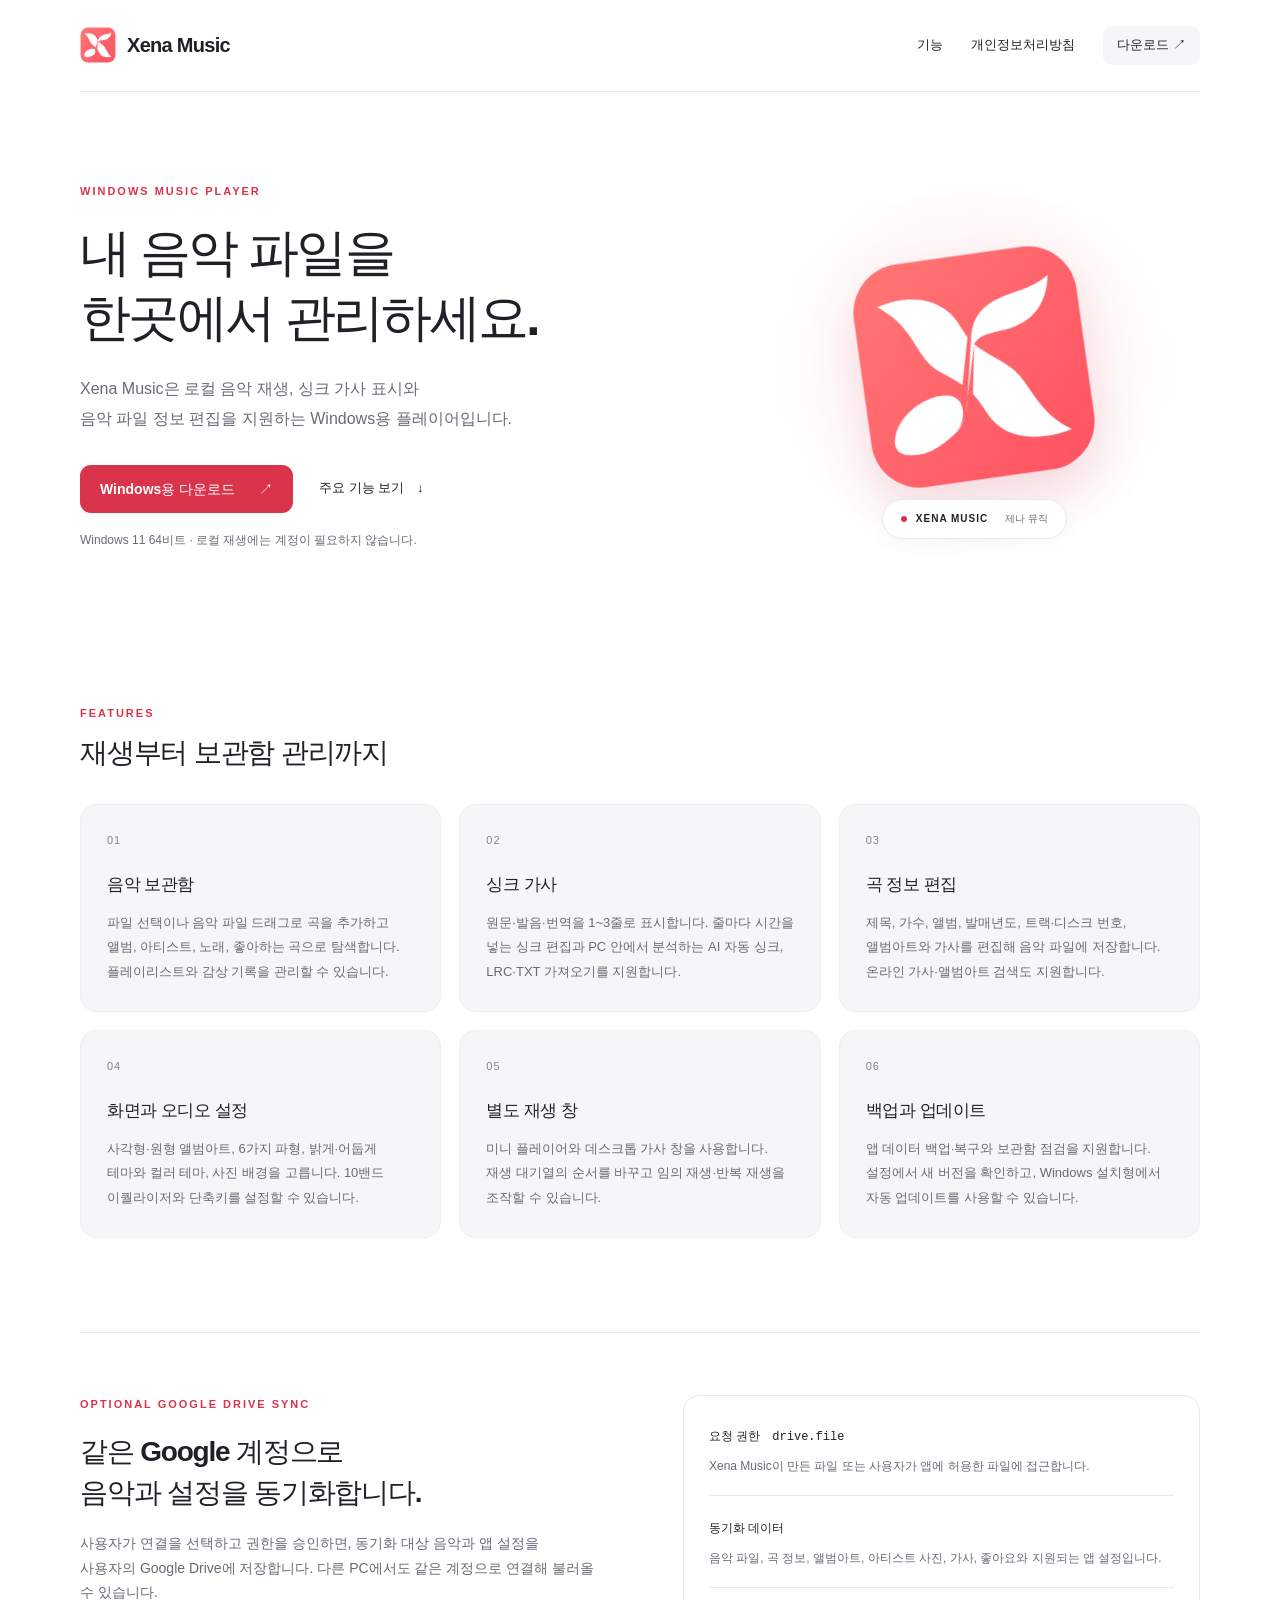
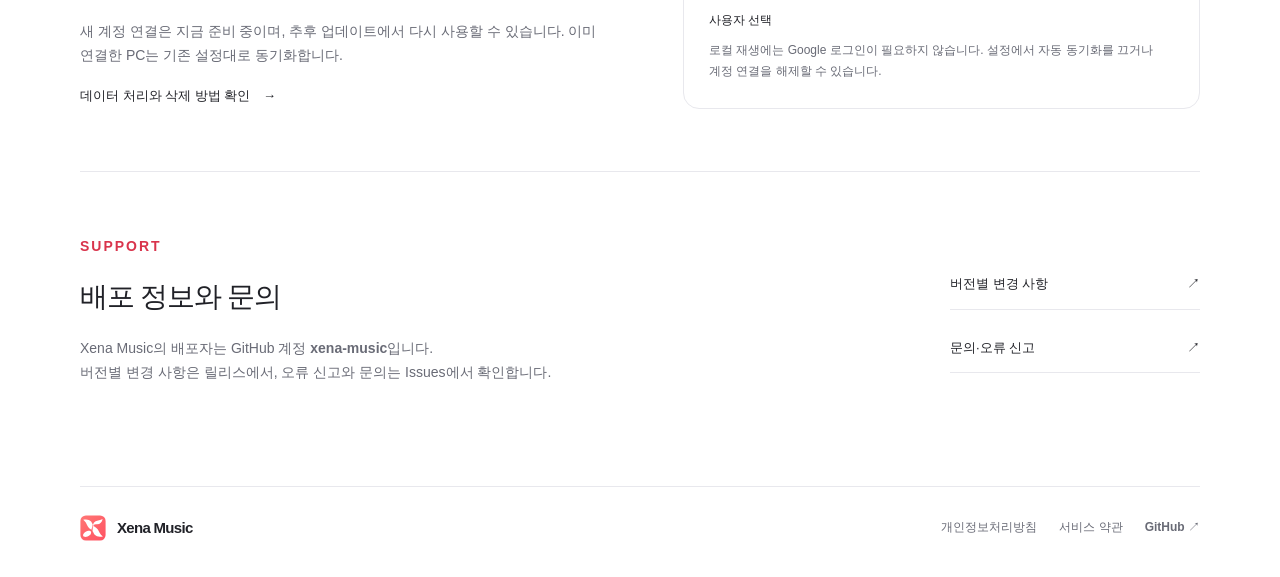
<file: docs/index.html>
<!doctype html>
<html lang="ko">
<head>
  <meta charset="utf-8">
  <meta name="google-site-verification" content="KdeYiuaH6aCSAp11akMHV8qHtTiS6BSlKR8DOmPYmtQ" />
  <meta name="viewport" content="width=device-width, initial-scale=1">
  <meta name="description" content="Xena Music은 PC에 있는 음악을 앨범아트와 싱크 가사로 즐기는 Windows용 음악 플레이어입니다. 보관함 관리, 원문·발음·번역 가사, 곡 정보 편집을 지원합니다.">
  <meta name="theme-color" content="#ff596b">
  <meta property="og:type" content="website">
  <meta property="og:title" content="Xena Music">
  <meta property="og:description" content="앨범아트와 가사로 즐기는 나만의 로컬 음악 플레이어">
  <meta property="og:url" content="https://xena-music.github.io/xena-music-releases/">
  <meta property="og:image" content="https://xena-music.github.io/xena-music-releases/assets/og.png">
  <meta property="og:image:width" content="1280">
  <meta property="og:image:height" content="640">
  <meta name="twitter:card" content="summary_large_image">
  <title>Xena Music — Windows 음악 플레이어</title>
  <link rel="icon" href="assets/logo.svg" type="image/svg+xml">
  <link rel="stylesheet" href="assets/site.css">
</head>
<body>
  <a class="skip-link" href="#main">본문으로 이동</a>
  <header class="site-header">
    <a class="brand" href="./"><img src="assets/logo.svg" width="36" height="36" alt=""><span>Xena Music</span></a>
    <nav aria-label="주요 메뉴"><a href="#features">기능</a><a href="privacy.html">개인정보처리방침</a><a class="nav-download" href="https://github.com/xena-music/xena-music-releases/releases/latest">다운로드 ↗</a></nav>
  </header>
  <main id="main">
    <section class="hero">
      <div class="hero-copy">
        <p class="kicker">WINDOWS MUSIC PLAYER</p>
        <h1>내 음악 파일을<br>한곳에서 관리하세요.</h1>
        <p class="hero-description">Xena Music은 로컬 음악 재생, 싱크 가사 표시와<br class="wide-only"> 음악 파일 정보 편집을 지원하는 Windows용 플레이어입니다.</p>
        <div class="hero-actions"><a class="button primary" href="https://github.com/xena-music/xena-music-releases/releases/latest">Windows용 다운로드 <span aria-hidden="true">↗</span></a><a class="text-link" href="#features">주요 기능 보기 <span aria-hidden="true">↓</span></a></div>
        <p class="hero-note">Windows 11 64비트 · 로컬 재생에는 계정이 필요하지 않습니다.</p>
      </div>
      <div class="hero-mark" aria-hidden="true"><div class="mark-disc"></div><img src="assets/logo.svg" width="232" height="232" alt=""><div class="mark-label"><span class="status-dot"></span>XENA MUSIC<span>제나 뮤직</span></div></div>
    </section>
    <section class="features section" id="features">
      <div class="section-title"><p class="kicker">FEATURES</p><h2>재생부터 보관함 관리까지</h2></div>
      <div class="feature-grid">
        <article class="feature-card"><span class="feature-number">01</span><h3>음악 보관함</h3><p>파일 선택이나 음악 파일 드래그로 곡을 추가하고 앨범, 아티스트, 노래, 좋아하는 곡으로 탐색합니다. 플레이리스트와 감상 기록을 관리할 수 있습니다.</p></article>
        <article class="feature-card"><span class="feature-number">02</span><h3>싱크 가사</h3><p>원문·발음·번역을 1~3줄로 표시합니다. 줄마다 시간을 넣는 싱크 편집과 PC 안에서 분석하는 AI 자동 싱크, LRC·TXT 가져오기를 지원합니다.</p></article>
        <article class="feature-card"><span class="feature-number">03</span><h3>곡 정보 편집</h3><p>제목, 가수, 앨범, 발매년도, 트랙·디스크 번호, 앨범아트와 가사를 편집해 음악 파일에 저장합니다. 온라인 가사·앨범아트 검색도 지원합니다.</p></article>
        <article class="feature-card"><span class="feature-number">04</span><h3>화면과 오디오 설정</h3><p>사각형·원형 앨범아트, 6가지 파형, 밝게·어둡게 테마와 컬러 테마, 사진 배경을 고릅니다. 10밴드 이퀄라이저와 단축키를 설정할 수 있습니다.</p></article>
        <article class="feature-card"><span class="feature-number">05</span><h3>별도 재생 창</h3><p>미니 플레이어와 데스크톱 가사 창을 사용합니다. 재생 대기열의 순서를 바꾸고 임의 재생·반복 재생을 조작할 수 있습니다.</p></article>
        <article class="feature-card"><span class="feature-number">06</span><h3>백업과 업데이트</h3><p>앱 데이터 백업·복구와 보관함 점검을 지원합니다. 설정에서 새 버전을 확인하고, Windows 설치형에서 자동 업데이트를 사용할 수 있습니다.</p></article>
      </div>
    </section>
    <section class="sync-section section" id="google-drive">
      <div><p class="kicker">OPTIONAL GOOGLE DRIVE SYNC</p><h2>같은 Google 계정으로<br>음악과 설정을 동기화합니다.</h2><p>사용자가 연결을 선택하고 권한을 승인하면, 동기화 대상 음악과 앱 설정을 사용자의 Google Drive에 저장합니다. 다른 PC에서도 같은 계정으로 연결해 불러올 수 있습니다.</p><p>새 계정 연결은 지금 준비 중이며, 추후 업데이트에서 다시 사용할 수 있습니다. 이미 연결한 PC는 기존 설정대로 동기화합니다.</p><a class="text-link" href="privacy.html">데이터 처리와 삭제 방법 확인 <span aria-hidden="true">→</span></a></div>
      <div class="sync-facts"><div><strong>요청 권한</strong><code>drive.file</code><p>Xena Music이 만든 파일 또는 사용자가 앱에 허용한 파일에 접근합니다.</p></div><div><strong>동기화 데이터</strong><p>음악 파일, 곡 정보, 앨범아트, 아티스트 사진, 가사, 좋아요와 지원되는 앱 설정입니다.</p></div><div><strong>사용자 선택</strong><p>로컬 재생에는 Google 로그인이 필요하지 않습니다. 설정에서 자동 동기화를 끄거나 계정 연결을 해제할 수 있습니다.</p></div></div>
    </section>
    <section class="support-section section"><div><p class="kicker">SUPPORT</p><h2>배포 정보와 문의</h2><p>Xena Music의 배포자는 GitHub 계정 <strong>xena-music</strong>입니다.<br>버전별 변경 사항은 릴리스에서, 오류 신고와 문의는 Issues에서 확인합니다.</p></div><div class="support-links"><a href="https://github.com/xena-music/xena-music-releases/releases">버전별 변경 사항 <span aria-hidden="true">↗</span></a><a href="https://github.com/xena-music/xena-music-releases/issues">문의·오류 신고 <span aria-hidden="true">↗</span></a></div></section>
  </main>
  <footer class="site-footer"><a class="brand" href="./"><img src="assets/logo.svg" width="26" height="26" alt=""><span>Xena Music</span></a><nav aria-label="정책"><a href="privacy.html">개인정보처리방침</a><a href="terms.html">서비스 약관</a><a href="https://github.com/xena-music/xena-music-releases">GitHub ↗</a></nav></footer>
</body>
</html>
</file>
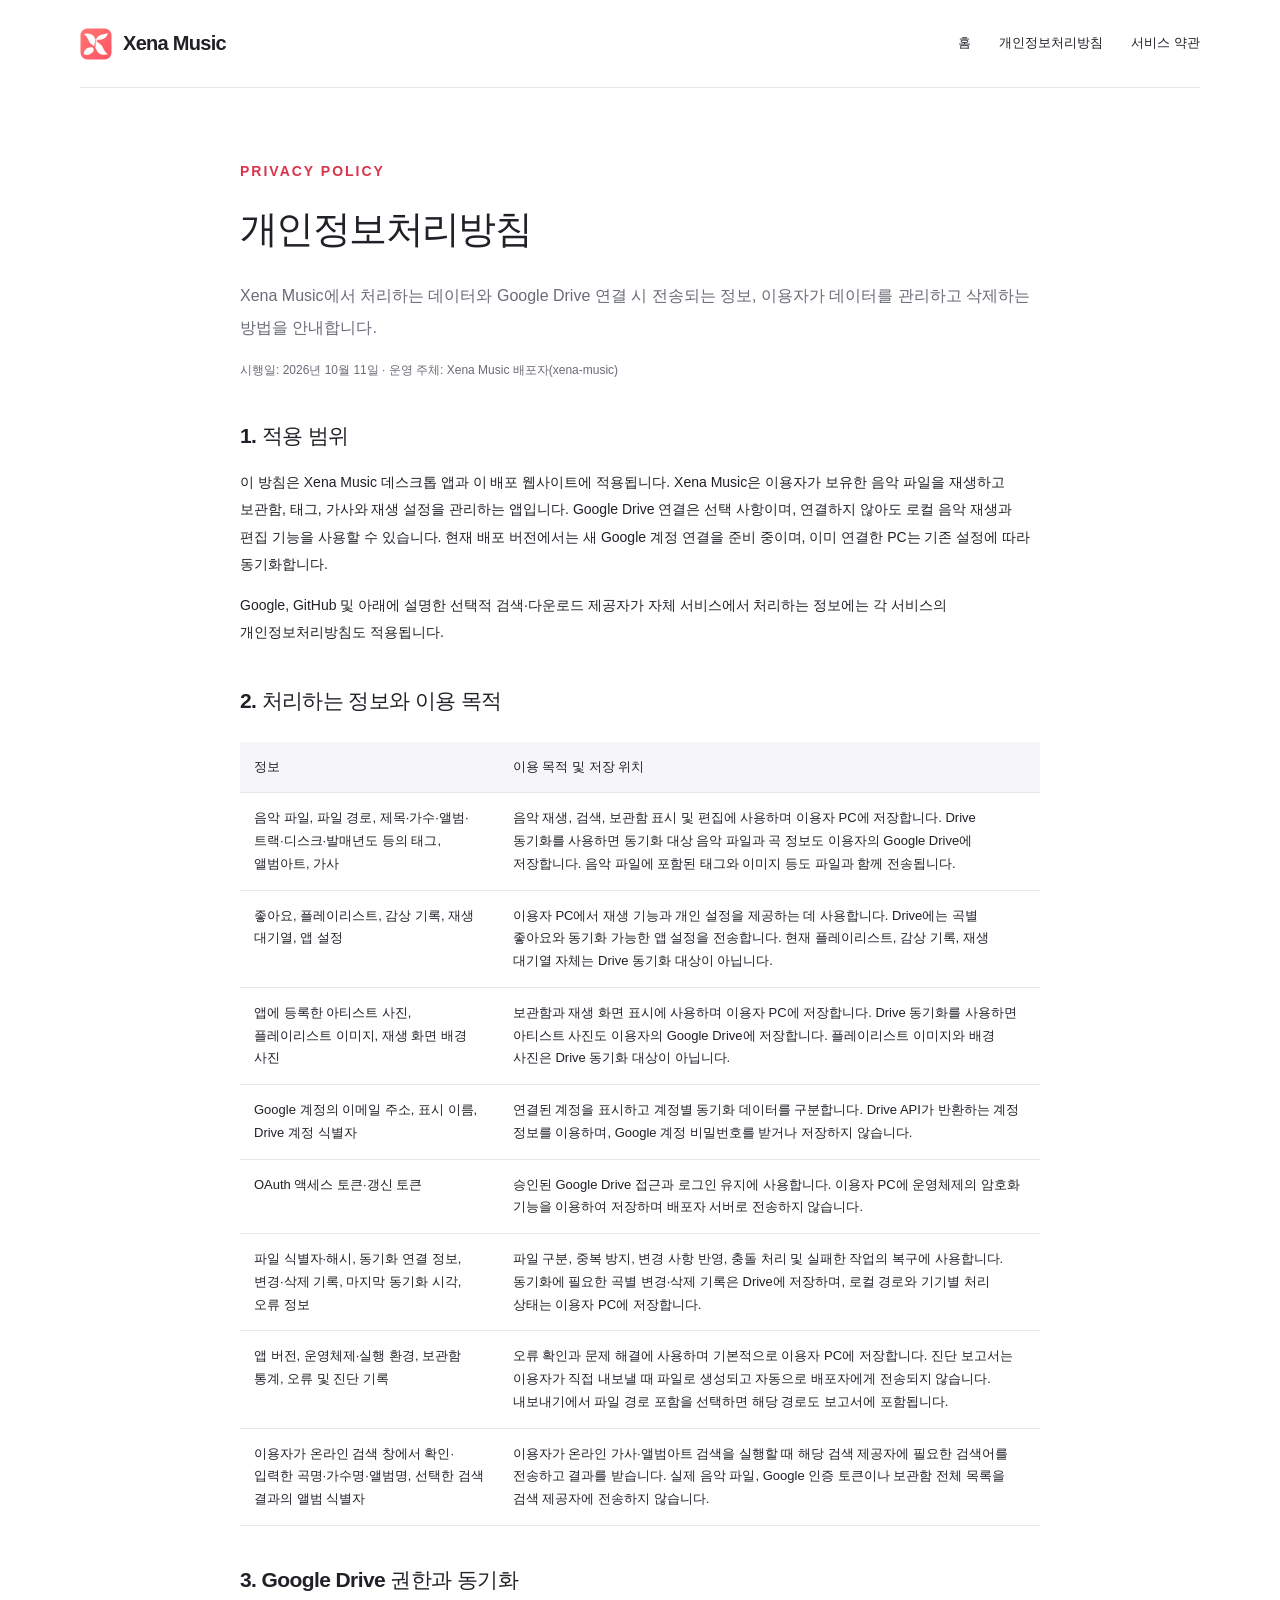
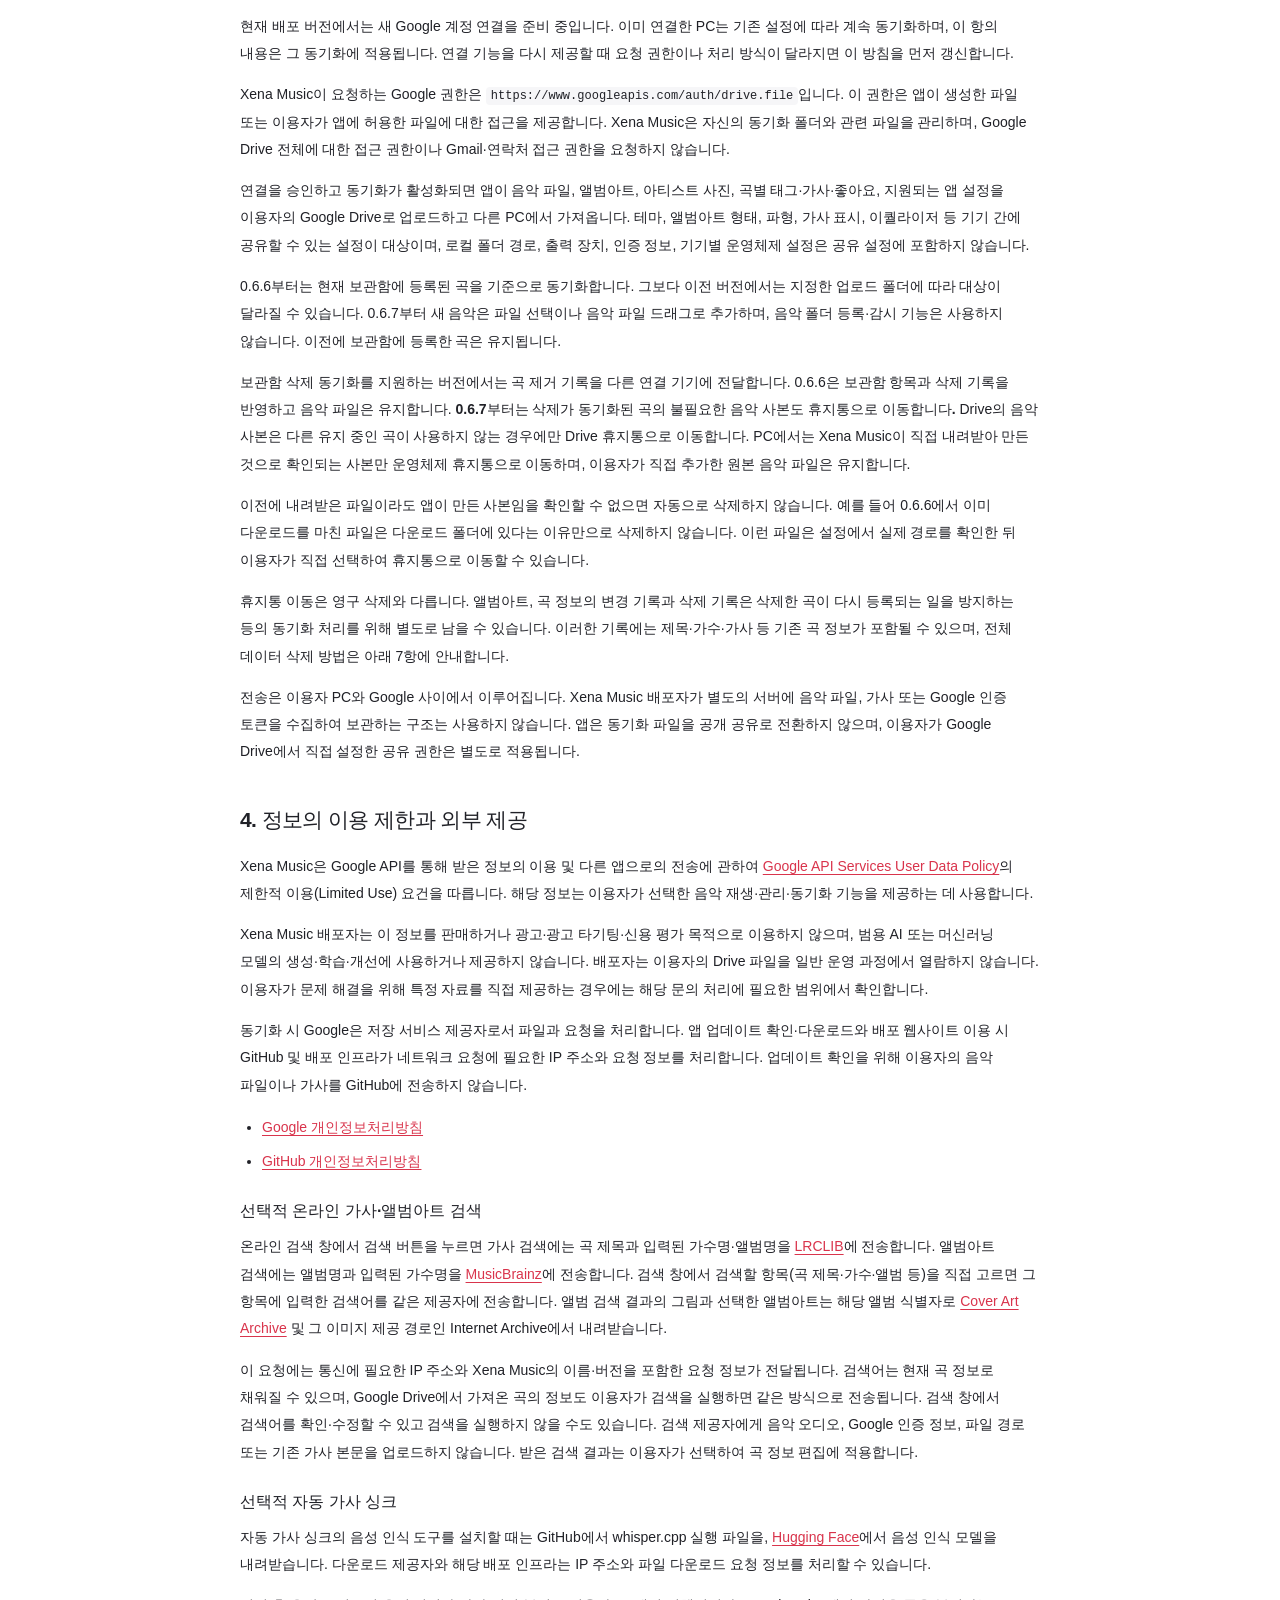
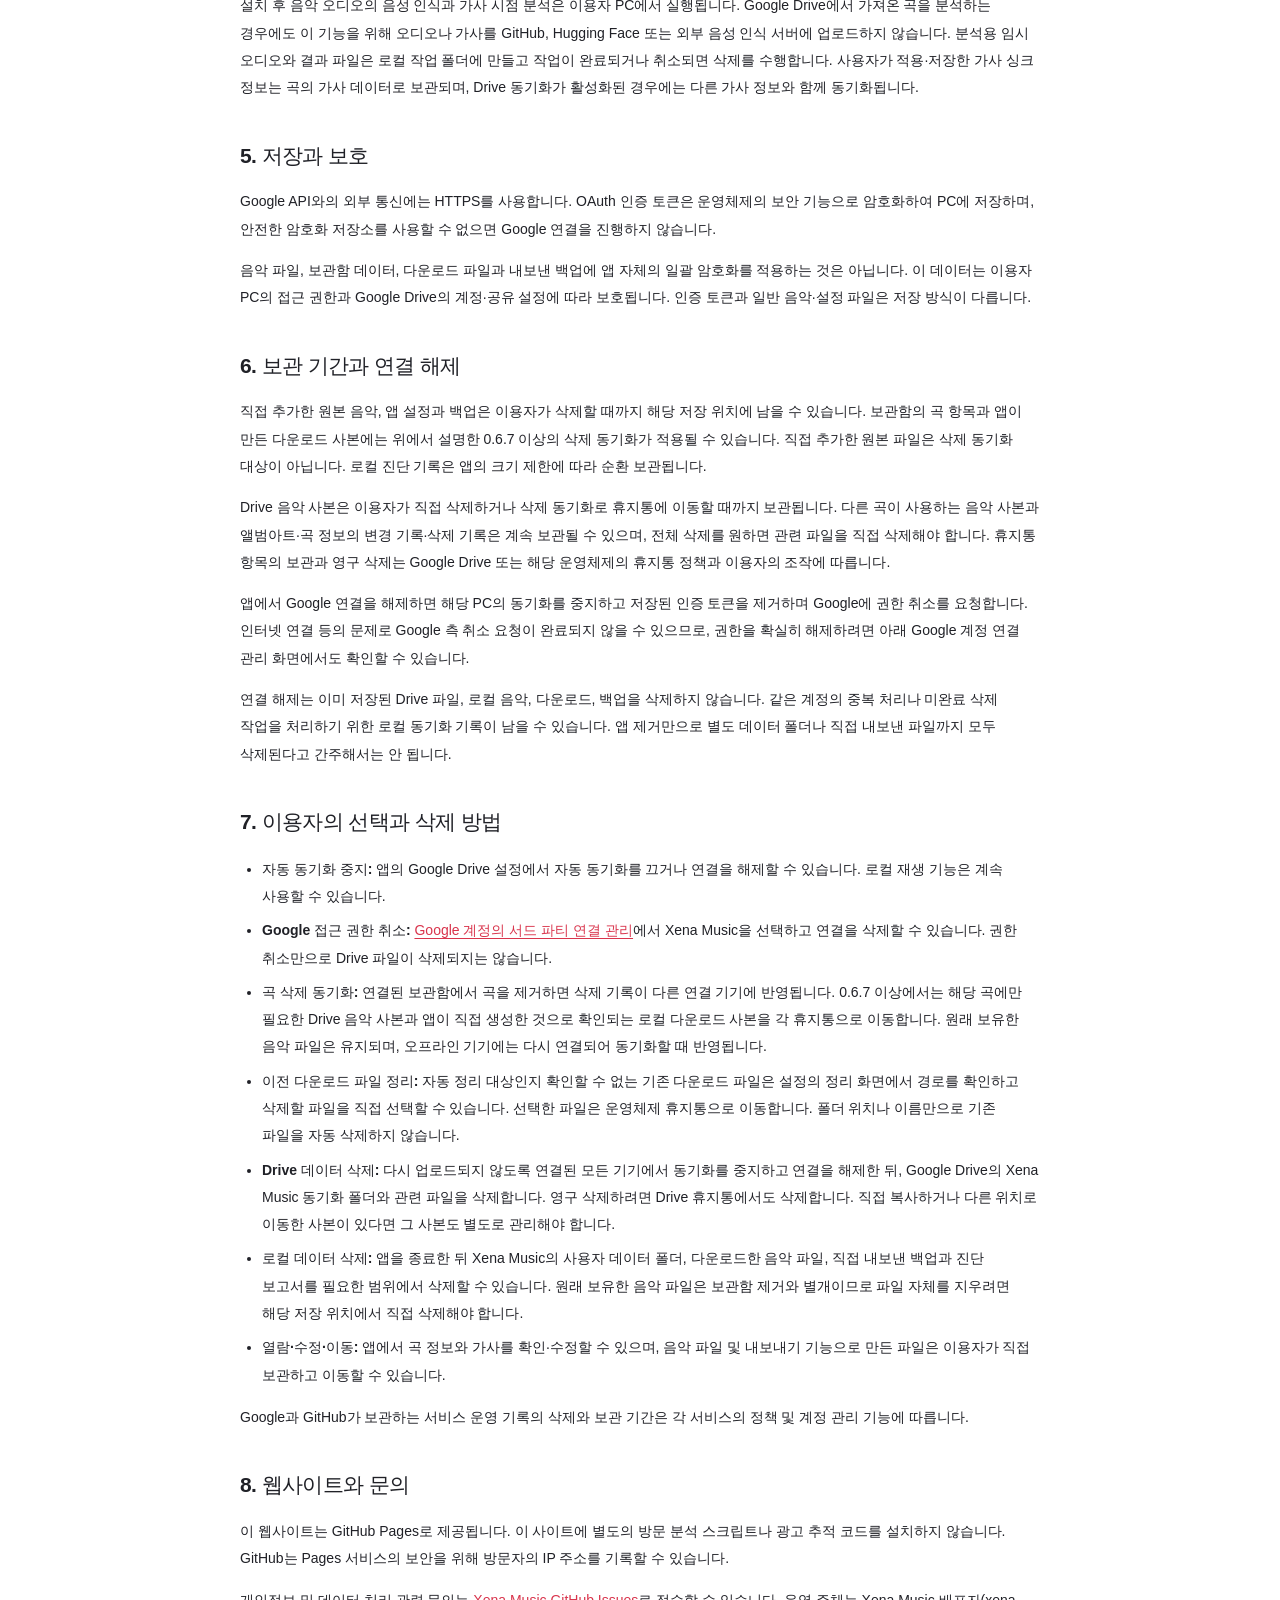
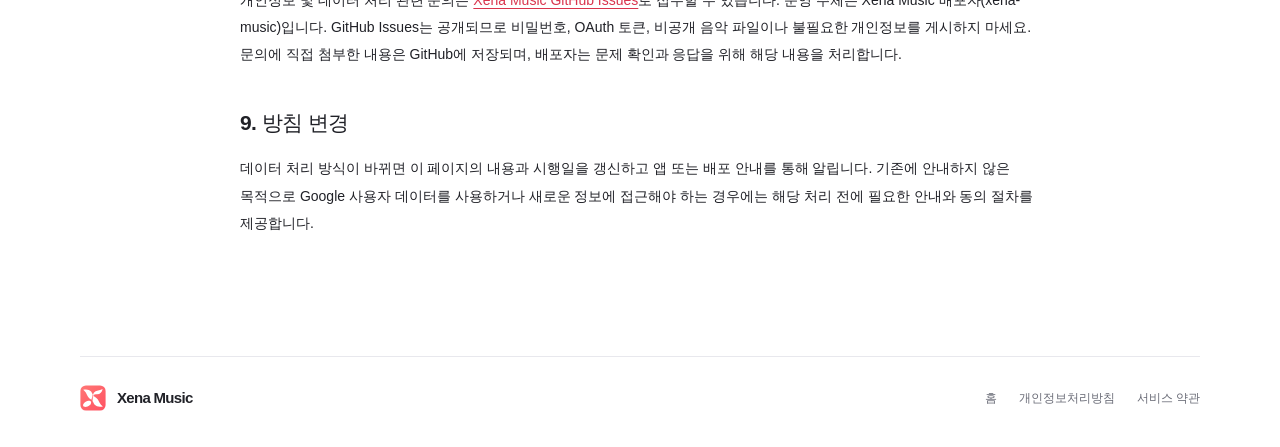
<file: docs/privacy.html>
<!doctype html>
<html lang="ko">
<head>
  <meta charset="utf-8">
  <meta name="viewport" content="width=device-width, initial-scale=1">
  <title>개인정보처리방침 · Xena Music</title>
  <meta name="description" content="Xena Music의 로컬 음악 데이터, 선택적 Google Drive 동기화, 인증 정보, 보관 기간과 삭제 방법을 안내합니다.">
  <link rel="stylesheet" href="assets/site.css">
  <link rel="icon" href="assets/logo.svg" type="image/svg+xml">
</head>
<body>
  <header class="site-header">
    <a class="brand" href="./"><img src="assets/logo.svg" width="32" height="32" alt=""><span>Xena Music</span></a>
    <nav aria-label="주 메뉴"><a href="./">홈</a><a href="privacy.html" aria-current="page">개인정보처리방침</a><a href="terms.html">서비스 약관</a></nav>
  </header>
  <main class="legal-page">
    <p class="kicker">PRIVACY POLICY</p>
    <h1>개인정보처리방침</h1>
    <p class="lead">Xena Music에서 처리하는 데이터와 Google Drive 연결 시 전송되는 정보, 이용자가 데이터를 관리하고 삭제하는 방법을 안내합니다.</p>
    <p class="updated">시행일: 2026년 10월 11일 · 운영 주체: Xena Music 배포자(xena-music)</p>

    <section>
      <h2>1. 적용 범위</h2>
      <p>이 방침은 Xena Music 데스크톱 앱과 이 배포 웹사이트에 적용됩니다. Xena Music은 이용자가 보유한 음악 파일을 재생하고 보관함, 태그, 가사와 재생 설정을 관리하는 앱입니다. Google Drive 연결은 선택 사항이며, 연결하지 않아도 로컬 음악 재생과 편집 기능을 사용할 수 있습니다. 현재 배포 버전에서는 새 Google 계정 연결을 준비 중이며, 이미 연결한 PC는 기존 설정에 따라 동기화합니다.</p>
      <p>Google, GitHub 및 아래에 설명한 선택적 검색·다운로드 제공자가 자체 서비스에서 처리하는 정보에는 각 서비스의 개인정보처리방침도 적용됩니다.</p>
    </section>

    <section>
      <h2>2. 처리하는 정보와 이용 목적</h2>
      <table>
        <thead><tr><th scope="col">정보</th><th scope="col">이용 목적 및 저장 위치</th></tr></thead>
        <tbody>
          <tr><td>음악 파일, 파일 경로, 제목·가수·앨범·트랙·디스크·발매년도 등의 태그, 앨범아트, 가사</td><td>음악 재생, 검색, 보관함 표시 및 편집에 사용하며 이용자 PC에 저장합니다. Drive 동기화를 사용하면 동기화 대상 음악 파일과 곡 정보도 이용자의 Google Drive에 저장합니다. 음악 파일에 포함된 태그와 이미지 등도 파일과 함께 전송됩니다.</td></tr>
          <tr><td>좋아요, 플레이리스트, 감상 기록, 재생 대기열, 앱 설정</td><td>이용자 PC에서 재생 기능과 개인 설정을 제공하는 데 사용합니다. Drive에는 곡별 좋아요와 동기화 가능한 앱 설정을 전송합니다. 현재 플레이리스트, 감상 기록, 재생 대기열 자체는 Drive 동기화 대상이 아닙니다.</td></tr>
          <tr><td>앱에 등록한 아티스트 사진, 플레이리스트 이미지, 재생 화면 배경 사진</td><td>보관함과 재생 화면 표시에 사용하며 이용자 PC에 저장합니다. Drive 동기화를 사용하면 아티스트 사진도 이용자의 Google Drive에 저장합니다. 플레이리스트 이미지와 배경 사진은 Drive 동기화 대상이 아닙니다.</td></tr>
          <tr><td>Google 계정의 이메일 주소, 표시 이름, Drive 계정 식별자</td><td>연결된 계정을 표시하고 계정별 동기화 데이터를 구분합니다. Drive API가 반환하는 계정 정보를 이용하며, Google 계정 비밀번호를 받거나 저장하지 않습니다.</td></tr>
          <tr><td>OAuth 액세스 토큰·갱신 토큰</td><td>승인된 Google Drive 접근과 로그인 유지에 사용합니다. 이용자 PC에 운영체제의 암호화 기능을 이용하여 저장하며 배포자 서버로 전송하지 않습니다.</td></tr>
          <tr><td>파일 식별자·해시, 동기화 연결 정보, 변경·삭제 기록, 마지막 동기화 시각, 오류 정보</td><td>파일 구분, 중복 방지, 변경 사항 반영, 충돌 처리 및 실패한 작업의 복구에 사용합니다. 동기화에 필요한 곡별 변경·삭제 기록은 Drive에 저장하며, 로컬 경로와 기기별 처리 상태는 이용자 PC에 저장합니다.</td></tr>
          <tr><td>앱 버전, 운영체제·실행 환경, 보관함 통계, 오류 및 진단 기록</td><td>오류 확인과 문제 해결에 사용하며 기본적으로 이용자 PC에 저장합니다. 진단 보고서는 이용자가 직접 내보낼 때 파일로 생성되고 자동으로 배포자에게 전송되지 않습니다. 내보내기에서 파일 경로 포함을 선택하면 해당 경로도 보고서에 포함됩니다.</td></tr>
          <tr><td>이용자가 온라인 검색 창에서 확인·입력한 곡명·가수명·앨범명, 선택한 검색 결과의 앨범 식별자</td><td>이용자가 온라인 가사·앨범아트 검색을 실행할 때 해당 검색 제공자에 필요한 검색어를 전송하고 결과를 받습니다. 실제 음악 파일, Google 인증 토큰이나 보관함 전체 목록을 검색 제공자에 전송하지 않습니다.</td></tr>
        </tbody>
      </table>
    </section>

    <section>
      <h2>3. Google Drive 권한과 동기화</h2>
      <p>현재 배포 버전에서는 새 Google 계정 연결을 준비 중입니다. 이미 연결한 PC는 기존 설정에 따라 계속 동기화하며, 이 항의 내용은 그 동기화에 적용됩니다. 연결 기능을 다시 제공할 때 요청 권한이나 처리 방식이 달라지면 이 방침을 먼저 갱신합니다.</p>
      <p>Xena Music이 요청하는 Google 권한은 <code>https://www.googleapis.com/auth/drive.file</code>입니다. 이 권한은 앱이 생성한 파일 또는 이용자가 앱에 허용한 파일에 대한 접근을 제공합니다. Xena Music은 자신의 동기화 폴더와 관련 파일을 관리하며, Google Drive 전체에 대한 접근 권한이나 Gmail·연락처 접근 권한을 요청하지 않습니다.</p>
      <p>연결을 승인하고 동기화가 활성화되면 앱이 음악 파일, 앨범아트, 아티스트 사진, 곡별 태그·가사·좋아요, 지원되는 앱 설정을 이용자의 Google Drive로 업로드하고 다른 PC에서 가져옵니다. 테마, 앨범아트 형태, 파형, 가사 표시, 이퀄라이저 등 기기 간에 공유할 수 있는 설정이 대상이며, 로컬 폴더 경로, 출력 장치, 인증 정보, 기기별 운영체제 설정은 공유 설정에 포함하지 않습니다.</p>
      <p>0.6.6부터는 현재 보관함에 등록된 곡을 기준으로 동기화합니다. 그보다 이전 버전에서는 지정한 업로드 폴더에 따라 대상이 달라질 수 있습니다. 0.6.7부터 새 음악은 파일 선택이나 음악 파일 드래그로 추가하며, 음악 폴더 등록·감시 기능은 사용하지 않습니다. 이전에 보관함에 등록한 곡은 유지됩니다.</p>
      <p>보관함 삭제 동기화를 지원하는 버전에서는 곡 제거 기록을 다른 연결 기기에 전달합니다. 0.6.6은 보관함 항목과 삭제 기록을 반영하고 음악 파일은 유지합니다. <strong>0.6.7부터는 삭제가 동기화된 곡의 불필요한 음악 사본도 휴지통으로 이동합니다.</strong> Drive의 음악 사본은 다른 유지 중인 곡이 사용하지 않는 경우에만 Drive 휴지통으로 이동합니다. PC에서는 Xena Music이 직접 내려받아 만든 것으로 확인되는 사본만 운영체제 휴지통으로 이동하며, 이용자가 직접 추가한 원본 음악 파일은 유지합니다.</p>
      <p>이전에 내려받은 파일이라도 앱이 만든 사본임을 확인할 수 없으면 자동으로 삭제하지 않습니다. 예를 들어 0.6.6에서 이미 다운로드를 마친 파일은 다운로드 폴더에 있다는 이유만으로 삭제하지 않습니다. 이런 파일은 설정에서 실제 경로를 확인한 뒤 이용자가 직접 선택하여 휴지통으로 이동할 수 있습니다.</p>
      <p>휴지통 이동은 영구 삭제와 다릅니다. 앨범아트, 곡 정보의 변경 기록과 삭제 기록은 삭제한 곡이 다시 등록되는 일을 방지하는 등의 동기화 처리를 위해 별도로 남을 수 있습니다. 이러한 기록에는 제목·가수·가사 등 기존 곡 정보가 포함될 수 있으며, 전체 데이터 삭제 방법은 아래 7항에 안내합니다.</p>
      <p>전송은 이용자 PC와 Google 사이에서 이루어집니다. Xena Music 배포자가 별도의 서버에 음악 파일, 가사 또는 Google 인증 토큰을 수집하여 보관하는 구조는 사용하지 않습니다. 앱은 동기화 파일을 공개 공유로 전환하지 않으며, 이용자가 Google Drive에서 직접 설정한 공유 권한은 별도로 적용됩니다.</p>
    </section>

    <section>
      <h2>4. 정보의 이용 제한과 외부 제공</h2>
      <p>Xena Music은 Google API를 통해 받은 정보의 이용 및 다른 앱으로의 전송에 관하여 <a href="https://developers.google.com/terms/api-services-user-data-policy">Google API Services User Data Policy</a>의 제한적 이용(Limited Use) 요건을 따릅니다. 해당 정보는 이용자가 선택한 음악 재생·관리·동기화 기능을 제공하는 데 사용합니다.</p>
      <p>Xena Music 배포자는 이 정보를 판매하거나 광고·광고 타기팅·신용 평가 목적으로 이용하지 않으며, 범용 AI 또는 머신러닝 모델의 생성·학습·개선에 사용하거나 제공하지 않습니다. 배포자는 이용자의 Drive 파일을 일반 운영 과정에서 열람하지 않습니다. 이용자가 문제 해결을 위해 특정 자료를 직접 제공하는 경우에는 해당 문의 처리에 필요한 범위에서 확인합니다.</p>
      <p>동기화 시 Google은 저장 서비스 제공자로서 파일과 요청을 처리합니다. 앱 업데이트 확인·다운로드와 배포 웹사이트 이용 시 GitHub 및 배포 인프라가 네트워크 요청에 필요한 IP 주소와 요청 정보를 처리합니다. 업데이트 확인을 위해 이용자의 음악 파일이나 가사를 GitHub에 전송하지 않습니다.</p>
      <ul>
        <li><a href="https://policies.google.com/privacy">Google 개인정보처리방침</a></li>
        <li><a href="https://docs.github.com/en/site-policy/privacy-policies/github-general-privacy-statement">GitHub 개인정보처리방침</a></li>
      </ul>
      <h3>선택적 온라인 가사·앨범아트 검색</h3>
      <p>온라인 검색 창에서 검색 버튼을 누르면 가사 검색에는 곡 제목과 입력된 가수명·앨범명을 <a href="https://lrclib.net/">LRCLIB</a>에 전송합니다. 앨범아트 검색에는 앨범명과 입력된 가수명을 <a href="https://musicbrainz.org/">MusicBrainz</a>에 전송합니다. 검색 창에서 검색할 항목(곡 제목·가수·앨범 등)을 직접 고르면 그 항목에 입력한 검색어를 같은 제공자에 전송합니다. 앨범 검색 결과의 그림과 선택한 앨범아트는 해당 앨범 식별자로 <a href="https://coverartarchive.org/">Cover Art Archive</a> 및 그 이미지 제공 경로인 Internet Archive에서 내려받습니다.</p>
      <p>이 요청에는 통신에 필요한 IP 주소와 Xena Music의 이름·버전을 포함한 요청 정보가 전달됩니다. 검색어는 현재 곡 정보로 채워질 수 있으며, Google Drive에서 가져온 곡의 정보도 이용자가 검색을 실행하면 같은 방식으로 전송됩니다. 검색 창에서 검색어를 확인·수정할 수 있고 검색을 실행하지 않을 수도 있습니다. 검색 제공자에게 음악 오디오, Google 인증 정보, 파일 경로 또는 기존 가사 본문을 업로드하지 않습니다. 받은 검색 결과는 이용자가 선택하여 곡 정보 편집에 적용합니다.</p>
      <h3>선택적 자동 가사 싱크</h3>
      <p>자동 가사 싱크의 음성 인식 도구를 설치할 때는 GitHub에서 whisper.cpp 실행 파일을, <a href="https://huggingface.co/">Hugging Face</a>에서 음성 인식 모델을 내려받습니다. 다운로드 제공자와 해당 배포 인프라는 IP 주소와 파일 다운로드 요청 정보를 처리할 수 있습니다.</p>
      <p>설치 후 음악 오디오의 음성 인식과 가사 시점 분석은 이용자 PC에서 실행됩니다. Google Drive에서 가져온 곡을 분석하는 경우에도 이 기능을 위해 오디오나 가사를 GitHub, Hugging Face 또는 외부 음성 인식 서버에 업로드하지 않습니다. 분석용 임시 오디오와 결과 파일은 로컬 작업 폴더에 만들고 작업이 완료되거나 취소되면 삭제를 수행합니다. 사용자가 적용·저장한 가사 싱크 정보는 곡의 가사 데이터로 보관되며, Drive 동기화가 활성화된 경우에는 다른 가사 정보와 함께 동기화됩니다.</p>
    </section>

    <section>
      <h2>5. 저장과 보호</h2>
      <p>Google API와의 외부 통신에는 HTTPS를 사용합니다. OAuth 인증 토큰은 운영체제의 보안 기능으로 암호화하여 PC에 저장하며, 안전한 암호화 저장소를 사용할 수 없으면 Google 연결을 진행하지 않습니다.</p>
      <p>음악 파일, 보관함 데이터, 다운로드 파일과 내보낸 백업에 앱 자체의 일괄 암호화를 적용하는 것은 아닙니다. 이 데이터는 이용자 PC의 접근 권한과 Google Drive의 계정·공유 설정에 따라 보호됩니다. 인증 토큰과 일반 음악·설정 파일은 저장 방식이 다릅니다.</p>
    </section>

    <section>
      <h2>6. 보관 기간과 연결 해제</h2>
      <p>직접 추가한 원본 음악, 앱 설정과 백업은 이용자가 삭제할 때까지 해당 저장 위치에 남을 수 있습니다. 보관함의 곡 항목과 앱이 만든 다운로드 사본에는 위에서 설명한 0.6.7 이상의 삭제 동기화가 적용될 수 있습니다. 직접 추가한 원본 파일은 삭제 동기화 대상이 아닙니다. 로컬 진단 기록은 앱의 크기 제한에 따라 순환 보관됩니다.</p>
      <p>Drive 음악 사본은 이용자가 직접 삭제하거나 삭제 동기화로 휴지통에 이동할 때까지 보관됩니다. 다른 곡이 사용하는 음악 사본과 앨범아트·곡 정보의 변경 기록·삭제 기록은 계속 보관될 수 있으며, 전체 삭제를 원하면 관련 파일을 직접 삭제해야 합니다. 휴지통 항목의 보관과 영구 삭제는 Google Drive 또는 해당 운영체제의 휴지통 정책과 이용자의 조작에 따릅니다.</p>
      <p>앱에서 Google 연결을 해제하면 해당 PC의 동기화를 중지하고 저장된 인증 토큰을 제거하며 Google에 권한 취소를 요청합니다. 인터넷 연결 등의 문제로 Google 측 취소 요청이 완료되지 않을 수 있으므로, 권한을 확실히 해제하려면 아래 Google 계정 연결 관리 화면에서도 확인할 수 있습니다.</p>
      <p>연결 해제는 이미 저장된 Drive 파일, 로컬 음악, 다운로드, 백업을 삭제하지 않습니다. 같은 계정의 중복 처리나 미완료 삭제 작업을 처리하기 위한 로컬 동기화 기록이 남을 수 있습니다. 앱 제거만으로 별도 데이터 폴더나 직접 내보낸 파일까지 모두 삭제된다고 간주해서는 안 됩니다.</p>
    </section>

    <section>
      <h2>7. 이용자의 선택과 삭제 방법</h2>
      <ul>
        <li><strong>자동 동기화 중지:</strong> 앱의 Google Drive 설정에서 자동 동기화를 끄거나 연결을 해제할 수 있습니다. 로컬 재생 기능은 계속 사용할 수 있습니다.</li>
        <li><strong>Google 접근 권한 취소:</strong> <a href="https://myaccount.google.com/connections">Google 계정의 서드 파티 연결 관리</a>에서 Xena Music을 선택하고 연결을 삭제할 수 있습니다. 권한 취소만으로 Drive 파일이 삭제되지는 않습니다.</li>
        <li><strong>곡 삭제 동기화:</strong> 연결된 보관함에서 곡을 제거하면 삭제 기록이 다른 연결 기기에 반영됩니다. 0.6.7 이상에서는 해당 곡에만 필요한 Drive 음악 사본과 앱이 직접 생성한 것으로 확인되는 로컬 다운로드 사본을 각 휴지통으로 이동합니다. 원래 보유한 음악 파일은 유지되며, 오프라인 기기에는 다시 연결되어 동기화할 때 반영됩니다.</li>
        <li><strong>이전 다운로드 파일 정리:</strong> 자동 정리 대상인지 확인할 수 없는 기존 다운로드 파일은 설정의 정리 화면에서 경로를 확인하고 삭제할 파일을 직접 선택할 수 있습니다. 선택한 파일은 운영체제 휴지통으로 이동합니다. 폴더 위치나 이름만으로 기존 파일을 자동 삭제하지 않습니다.</li>
        <li><strong>Drive 데이터 삭제:</strong> 다시 업로드되지 않도록 연결된 모든 기기에서 동기화를 중지하고 연결을 해제한 뒤, Google Drive의 Xena Music 동기화 폴더와 관련 파일을 삭제합니다. 영구 삭제하려면 Drive 휴지통에서도 삭제합니다. 직접 복사하거나 다른 위치로 이동한 사본이 있다면 그 사본도 별도로 관리해야 합니다.</li>
        <li><strong>로컬 데이터 삭제:</strong> 앱을 종료한 뒤 Xena Music의 사용자 데이터 폴더, 다운로드한 음악 파일, 직접 내보낸 백업과 진단 보고서를 필요한 범위에서 삭제할 수 있습니다. 원래 보유한 음악 파일은 보관함 제거와 별개이므로 파일 자체를 지우려면 해당 저장 위치에서 직접 삭제해야 합니다.</li>
        <li><strong>열람·수정·이동:</strong> 앱에서 곡 정보와 가사를 확인·수정할 수 있으며, 음악 파일 및 내보내기 기능으로 만든 파일은 이용자가 직접 보관하고 이동할 수 있습니다.</li>
      </ul>
      <p>Google과 GitHub가 보관하는 서비스 운영 기록의 삭제와 보관 기간은 각 서비스의 정책 및 계정 관리 기능에 따릅니다.</p>
    </section>

    <section>
      <h2>8. 웹사이트와 문의</h2>
      <p>이 웹사이트는 GitHub Pages로 제공됩니다. 이 사이트에 별도의 방문 분석 스크립트나 광고 추적 코드를 설치하지 않습니다. GitHub는 Pages 서비스의 보안을 위해 방문자의 IP 주소를 기록할 수 있습니다.</p>
      <p>개인정보 및 데이터 처리 관련 문의는 <a href="https://github.com/xena-music/xena-music-releases/issues">Xena Music GitHub Issues</a>로 접수할 수 있습니다. 운영 주체는 Xena Music 배포자(xena-music)입니다. GitHub Issues는 공개되므로 비밀번호, OAuth 토큰, 비공개 음악 파일이나 불필요한 개인정보를 게시하지 마세요. 문의에 직접 첨부한 내용은 GitHub에 저장되며, 배포자는 문제 확인과 응답을 위해 해당 내용을 처리합니다.</p>
    </section>

    <section>
      <h2>9. 방침 변경</h2>
      <p>데이터 처리 방식이 바뀌면 이 페이지의 내용과 시행일을 갱신하고 앱 또는 배포 안내를 통해 알립니다. 기존에 안내하지 않은 목적으로 Google 사용자 데이터를 사용하거나 새로운 정보에 접근해야 하는 경우에는 해당 처리 전에 필요한 안내와 동의 절차를 제공합니다.</p>
    </section>
  </main>
  <footer class="site-footer"><a class="brand" href="./"><img src="assets/logo.svg" width="26" height="26" alt=""><span>Xena Music</span></a><nav aria-label="정책"><a href="./">홈</a><a href="privacy.html">개인정보처리방침</a><a href="terms.html">서비스 약관</a></nav></footer>
</body>
</html>
</file>
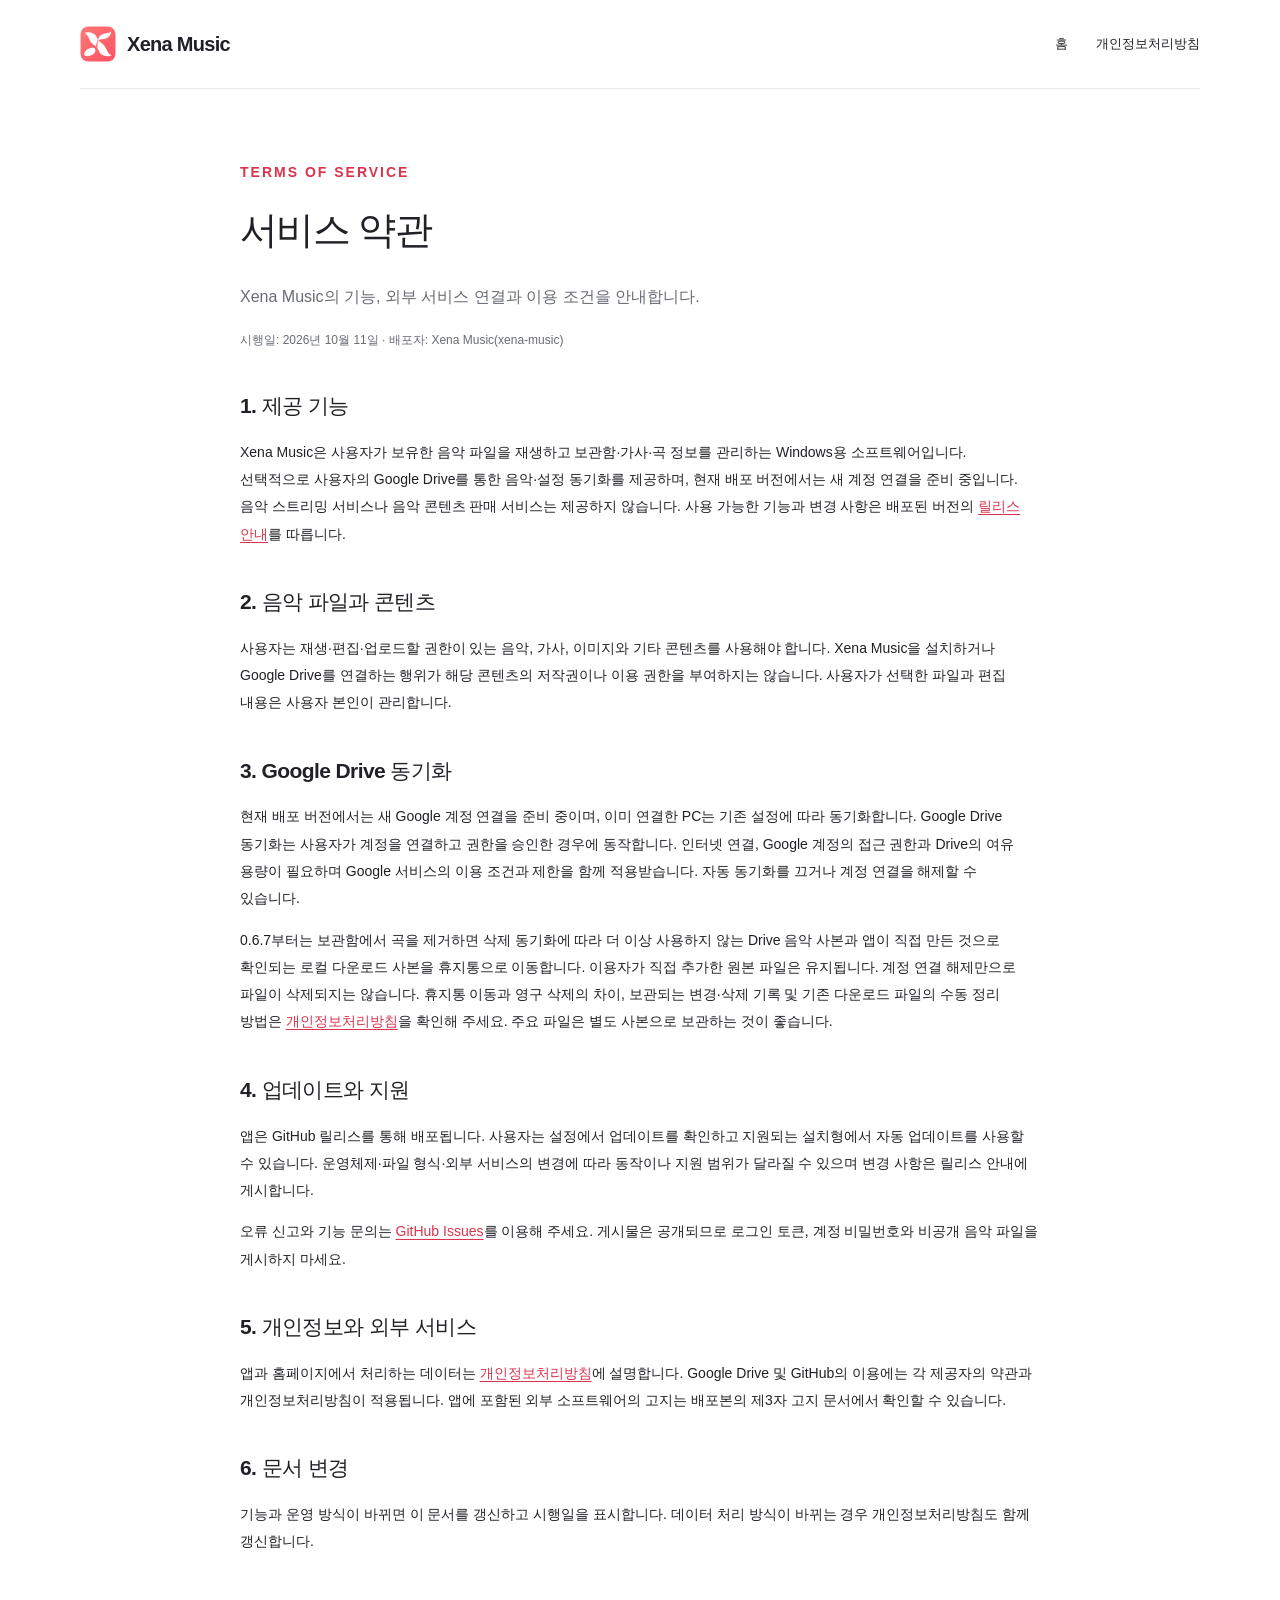
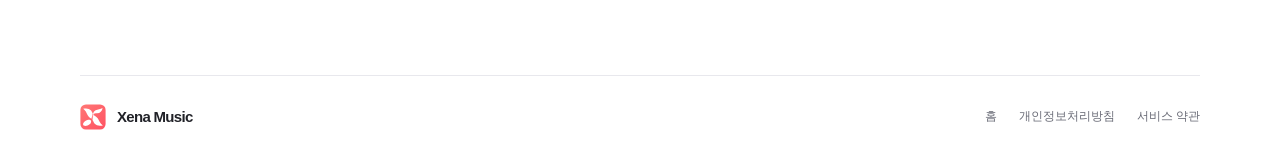
<file: docs/terms.html>
<!doctype html>
<html lang="ko"><head><meta charset="utf-8"><meta name="viewport" content="width=device-width, initial-scale=1"><meta name="description" content="Xena Music의 이용 조건과 지원 범위입니다."><title>서비스 약관 · Xena Music</title><link rel="icon" href="assets/logo.svg" type="image/svg+xml"><link rel="stylesheet" href="assets/site.css"></head><body>
<header class="site-header"><a class="brand" href="./"><img src="assets/logo.svg" width="36" height="36" alt=""><span>Xena Music</span></a><nav aria-label="주요 메뉴"><a href="./">홈</a><a href="privacy.html">개인정보처리방침</a></nav></header>
<main class="legal-page"><p class="kicker">TERMS OF SERVICE</p><h1>서비스 약관</h1><p class="lead">Xena Music의 기능, 외부 서비스 연결과 이용 조건을 안내합니다.</p><p class="updated">시행일: 2026년 10월 11일 · 배포자: Xena Music(xena-music)</p>
<section><h2>1. 제공 기능</h2><p>Xena Music은 사용자가 보유한 음악 파일을 재생하고 보관함·가사·곡 정보를 관리하는 Windows용 소프트웨어입니다. 선택적으로 사용자의 Google Drive를 통한 음악·설정 동기화를 제공하며, 현재 배포 버전에서는 새 계정 연결을 준비 중입니다. 음악 스트리밍 서비스나 음악 콘텐츠 판매 서비스는 제공하지 않습니다. 사용 가능한 기능과 변경 사항은 배포된 버전의 <a href="https://github.com/xena-music/xena-music-releases/releases">릴리스 안내</a>를 따릅니다.</p></section>
<section><h2>2. 음악 파일과 콘텐츠</h2><p>사용자는 재생·편집·업로드할 권한이 있는 음악, 가사, 이미지와 기타 콘텐츠를 사용해야 합니다. Xena Music을 설치하거나 Google Drive를 연결하는 행위가 해당 콘텐츠의 저작권이나 이용 권한을 부여하지는 않습니다. 사용자가 선택한 파일과 편집 내용은 사용자 본인이 관리합니다.</p></section>
<section><h2>3. Google Drive 동기화</h2><p>현재 배포 버전에서는 새 Google 계정 연결을 준비 중이며, 이미 연결한 PC는 기존 설정에 따라 동기화합니다. Google Drive 동기화는 사용자가 계정을 연결하고 권한을 승인한 경우에 동작합니다. 인터넷 연결, Google 계정의 접근 권한과 Drive의 여유 용량이 필요하며 Google 서비스의 이용 조건과 제한을 함께 적용받습니다. 자동 동기화를 끄거나 계정 연결을 해제할 수 있습니다.</p><p>0.6.7부터는 보관함에서 곡을 제거하면 삭제 동기화에 따라 더 이상 사용하지 않는 Drive 음악 사본과 앱이 직접 만든 것으로 확인되는 로컬 다운로드 사본을 휴지통으로 이동합니다. 이용자가 직접 추가한 원본 파일은 유지됩니다. 계정 연결 해제만으로 파일이 삭제되지는 않습니다. 휴지통 이동과 영구 삭제의 차이, 보관되는 변경·삭제 기록 및 기존 다운로드 파일의 수동 정리 방법은 <a href="privacy.html">개인정보처리방침</a>을 확인해 주세요. 주요 파일은 별도 사본으로 보관하는 것이 좋습니다.</p></section>
<section><h2>4. 업데이트와 지원</h2><p>앱은 GitHub 릴리스를 통해 배포됩니다. 사용자는 설정에서 업데이트를 확인하고 지원되는 설치형에서 자동 업데이트를 사용할 수 있습니다. 운영체제·파일 형식·외부 서비스의 변경에 따라 동작이나 지원 범위가 달라질 수 있으며 변경 사항은 릴리스 안내에 게시합니다.</p><p>오류 신고와 기능 문의는 <a href="https://github.com/xena-music/xena-music-releases/issues">GitHub Issues</a>를 이용해 주세요. 게시물은 공개되므로 로그인 토큰, 계정 비밀번호와 비공개 음악 파일을 게시하지 마세요.</p></section>
<section><h2>5. 개인정보와 외부 서비스</h2><p>앱과 홈페이지에서 처리하는 데이터는 <a href="privacy.html">개인정보처리방침</a>에 설명합니다. Google Drive 및 GitHub의 이용에는 각 제공자의 약관과 개인정보처리방침이 적용됩니다. 앱에 포함된 외부 소프트웨어의 고지는 배포본의 제3자 고지 문서에서 확인할 수 있습니다.</p></section>
<section><h2>6. 문서 변경</h2><p>기능과 운영 방식이 바뀌면 이 문서를 갱신하고 시행일을 표시합니다. 데이터 처리 방식이 바뀌는 경우 개인정보처리방침도 함께 갱신합니다.</p></section></main>
<footer class="site-footer"><a class="brand" href="./"><img src="assets/logo.svg" width="26" height="26" alt=""><span>Xena Music</span></a><nav aria-label="정책"><a href="./">홈</a><a href="privacy.html">개인정보처리방침</a><a href="terms.html">서비스 약관</a></nav></footer></body></html>
</file>
<file: docs/assets/site.css>
:root{color-scheme:light;--ink:#202127;--muted:#696b76;--accent:#d9344c;--line:#e8e8ed;--surface:#f6f6f8;--page:1120px;font-family:Inter,-apple-system,BlinkMacSystemFont,"Segoe UI","Noto Sans KR","Malgun Gothic",sans-serif;font-synthesis:none;scroll-behavior:smooth}*{box-sizing:border-box}body{margin:0;color:var(--ink);background:#fff;font-size:15px;line-height:1.75;word-break:keep-all}a{color:inherit;text-decoration:none}a:focus-visible{outline:3px solid #ff7181;outline-offset:5px}button,a{-webkit-tap-highlight-color:transparent}.site-header,.site-footer{max-width:var(--page);margin:auto;padding:26px 0;display:flex;align-items:center;justify-content:space-between;gap:28px}.site-header{border-bottom:1px solid var(--line)}.brand{display:inline-flex;align-items:center;gap:11px;font-size:20px;letter-spacing:-.7px;font-weight:730;white-space:nowrap}.brand img{display:block}.site-header nav,.site-footer nav{display:flex;align-items:center;gap:28px;font-size:13px;font-weight:550}.site-header nav a:hover,.site-footer a:hover,.text-link:hover{color:var(--accent)}.nav-download{background:var(--surface);border-radius:9px;padding:8px 14px}.skip-link{position:absolute;top:-100px;left:16px;background:white;padding:8px 14px;z-index:9}.skip-link:focus{top:10px}.hero{max-width:var(--page);margin:auto;display:grid;grid-template-columns:1.35fr 1fr;align-items:center;gap:60px;min-height:550px;padding:80px 0}.kicker{font-size:11px;letter-spacing:2px;font-weight:750;color:var(--accent);margin:0 0 18px}h1,h2,h3,p{margin-top:0}h1{font-size:clamp(36px,4vw,54px);line-height:1.27;letter-spacing:-2.7px;font-weight:750;margin-bottom:24px}.hero-description{font-size:16px;line-height:1.9;color:var(--muted);margin-bottom:30px}.hero-actions{display:flex;align-items:center;gap:26px}.button{padding:12px 20px;border-radius:11px;display:inline-flex;align-items:center;gap:24px;font-weight:650;font-size:14px}.primary{color:white;background:var(--accent)}.primary:hover{background:#bf213a}.text-link{font-size:13px;font-weight:650}.text-link span{margin-left:9px}.hero-note{font-size:12px;color:var(--muted);margin:17px 0 0}.hero-mark{height:350px;position:relative;display:flex;flex-direction:column;align-items:center;justify-content:center;isolation:isolate}.hero-mark>img{position:relative;transform:rotate(-8deg);filter:drop-shadow(0 22px 24px #b5344924)}.mark-disc{position:absolute;inset:0;border-radius:50%;background:radial-gradient(circle,#fff0f2 0%,#fff7f8 47%,#fff 72%);z-index:-1}.mark-label{position:absolute;bottom:3px;display:flex;align-items:center;gap:9px;background:#fff;border:1px solid var(--line);border-radius:100px;padding:10px 18px;font-size:10px;font-weight:750;letter-spacing:1px;box-shadow:0 8px 26px #15152006}.mark-label>span:last-child{font-weight:500;letter-spacing:0;color:var(--muted);margin-left:8px}.status-dot{width:6px;height:6px;border-radius:50%;background:var(--accent)}.section{max-width:var(--page);margin:0 auto;padding:62px 0}.section-title{margin-bottom:30px}.section h2{font-size:28px;letter-spacing:-1.2px;line-height:1.45;margin-bottom:18px}.section-title .kicker{margin-bottom:10px}.feature-grid{display:grid;grid-template-columns:repeat(3,1fr);gap:18px}.feature-card{padding:26px;background:var(--surface);border:1px solid #f0f0f3;border-radius:16px}.feature-number{display:block;color:#858590;font-size:11px;letter-spacing:1px;margin-bottom:20px}.feature-card h3{font-size:17px;letter-spacing:-.45px;margin-bottom:11px}.feature-card p{font-size:13px;color:var(--muted);line-height:1.9;margin-bottom:0}.sync-section{display:grid;grid-template-columns:1fr 1fr;gap:86px;border-top:1px solid var(--line);margin-top:32px}.sync-section>div>p:not(.kicker){color:var(--muted);font-size:14px}.sync-facts{border:1px solid var(--line);border-radius:16px;padding:8px 25px;background:#fff}.sync-facts>div{padding:18px 0}.sync-facts>div+div{border-top:1px solid var(--line)}.sync-facts strong{font-size:12px}.sync-facts p{font-size:12px;color:var(--muted);margin:8px 0 0}.sync-facts code{margin-left:12px;font-size:12px}.support-section{border-top:1px solid var(--line);display:flex;justify-content:space-between;gap:50px;align-items:center}.support-section p{font-size:14px;color:var(--muted)}.support-section .kicker{color:var(--accent)}.support-links{min-width:250px;display:grid;gap:14px}.support-links a{display:flex;justify-content:space-between;padding:13px 0;border-bottom:1px solid var(--line);font-size:13px}.support-links a:hover{color:var(--accent)}.site-footer{border-top:1px solid var(--line);margin-top:25px;padding:28px 0 36px;color:var(--muted)}.site-footer .brand{font-size:15px;color:var(--ink)}.site-footer nav{font-size:12px;gap:22px}.legal-page{max-width:800px;margin:0 auto;padding:70px 0 80px}.legal-page h1{font-size:38px;letter-spacing:-1.6px;line-height:1.4}.legal-page .lead{font-size:16px;color:var(--muted)}.legal-page .updated{font-size:12px;color:var(--muted);margin-bottom:35px}.legal-page section{margin-top:36px}.legal-page h2{font-size:21px;letter-spacing:-.6px;margin-bottom:14px}.legal-page h3{font-size:16px;margin:22px 0 8px}.legal-page p,.legal-page li{font-size:14px;line-height:1.95}.legal-page a{color:var(--accent);text-decoration:underline;text-underline-offset:3px;overflow-wrap:anywhere}.legal-page ul,.legal-page ol{padding-left:22px}.legal-page li{margin:7px 0}.legal-page code{background:var(--surface);border-radius:4px;padding:2px 5px;font-size:12px;overflow-wrap:anywhere;word-break:break-word}.legal-page table{border-collapse:collapse;width:100%;font-size:13px;margin:22px 0}.legal-page th,.legal-page td{text-align:left;vertical-align:top;padding:14px;border-bottom:1px solid var(--line)}.legal-page th{background:var(--surface);font-weight:650}.legal-page .notice{background:#fff5f6;border-left:3px solid var(--accent);padding:18px 20px;border-radius:0 9px 9px 0}.legal-page .notice p:last-child{margin-bottom:0}.legal-page .toc{background:var(--surface);border-radius:12px;padding:20px 24px}.legal-page .toc a{color:var(--ink)}@media(max-width:1190px){.site-header,.site-footer,.hero,.section{margin-left:32px;margin-right:32px}}@media(max-width:860px){.legal-page{margin:0 28px}.hero{gap:20px}.hero-mark>img{width:190px;height:190px}.feature-grid{grid-template-columns:repeat(2,1fr)}.sync-section{gap:35px}.wide-only{display:none}}@media(max-width:640px){.site-header,.site-footer,.hero,.section{margin-left:22px;margin-right:22px}.site-header{padding:20px 0;gap:15px}.brand{font-size:18px}.site-header nav{gap:12px;font-size:11px}.site-header nav>a:first-child{display:none}.nav-download{padding:7px 9px}.hero{grid-template-columns:1fr;padding:56px 0 35px;gap:20px}.hero h1{font-size:39px;letter-spacing:-2px}.hero-description{font-size:14px}.hero-actions{gap:20px}.hero-note{font-size:11px}.hero-mark{height:250px}.hero-mark>img{width:175px;height:175px}.mark-label{bottom:0}.section{padding:42px 0}.section h2{font-size:25px}.feature-grid{grid-template-columns:1fr;gap:12px}.feature-card{padding:23px}.feature-number{margin-bottom:12px}.sync-section{grid-template-columns:1fr;gap:26px}.support-section{display:block}.support-links{margin-top:25px}.site-footer{align-items:flex-start;gap:20px}.site-footer nav{gap:10px;flex-direction:column;align-items:flex-end;font-size:11px}.legal-page{margin:0 22px;padding-top:44px}.legal-page h1{font-size:30px}.legal-page .lead{font-size:14px}.legal-page th,.legal-page td{padding:10px 7px;font-size:12px}.legal-page table{table-layout:fixed}.legal-page section{margin-top:30px}}@media(prefers-reduced-motion:reduce){:root{scroll-behavior:auto}}
</file>
